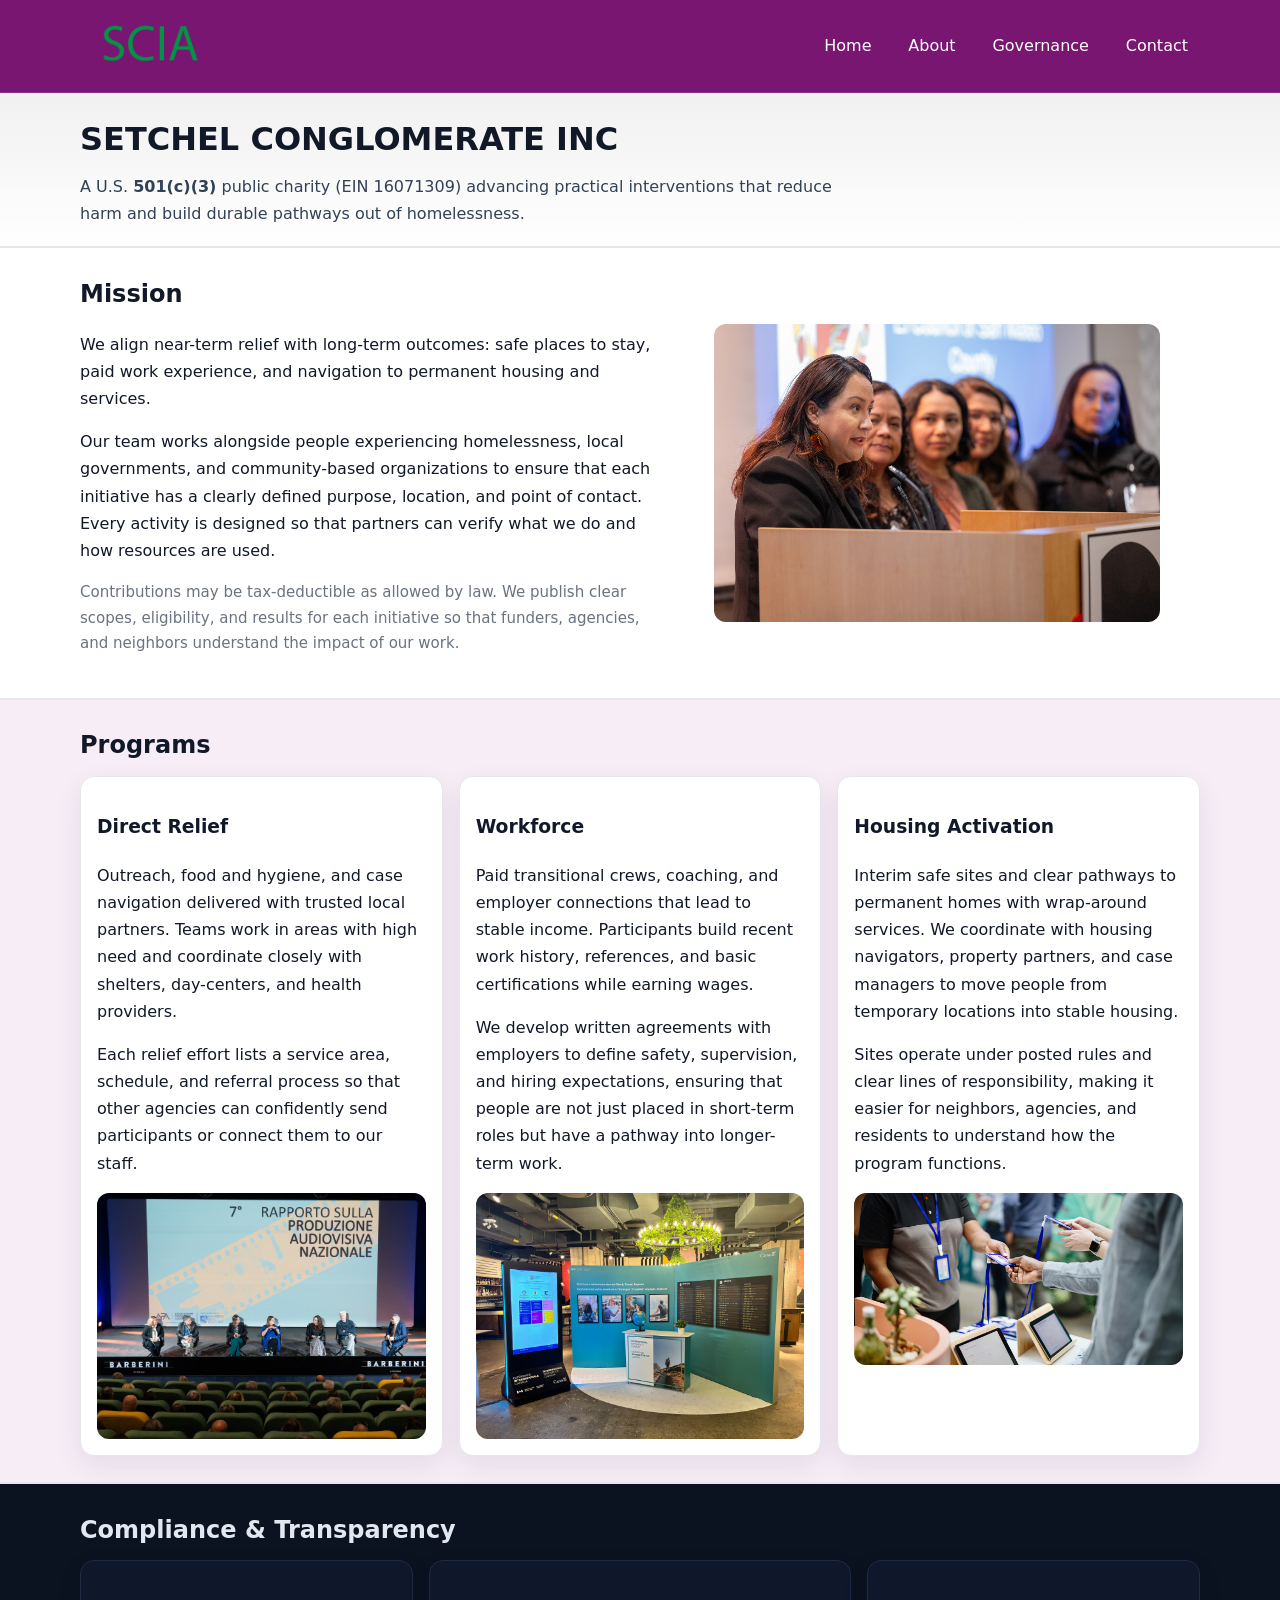
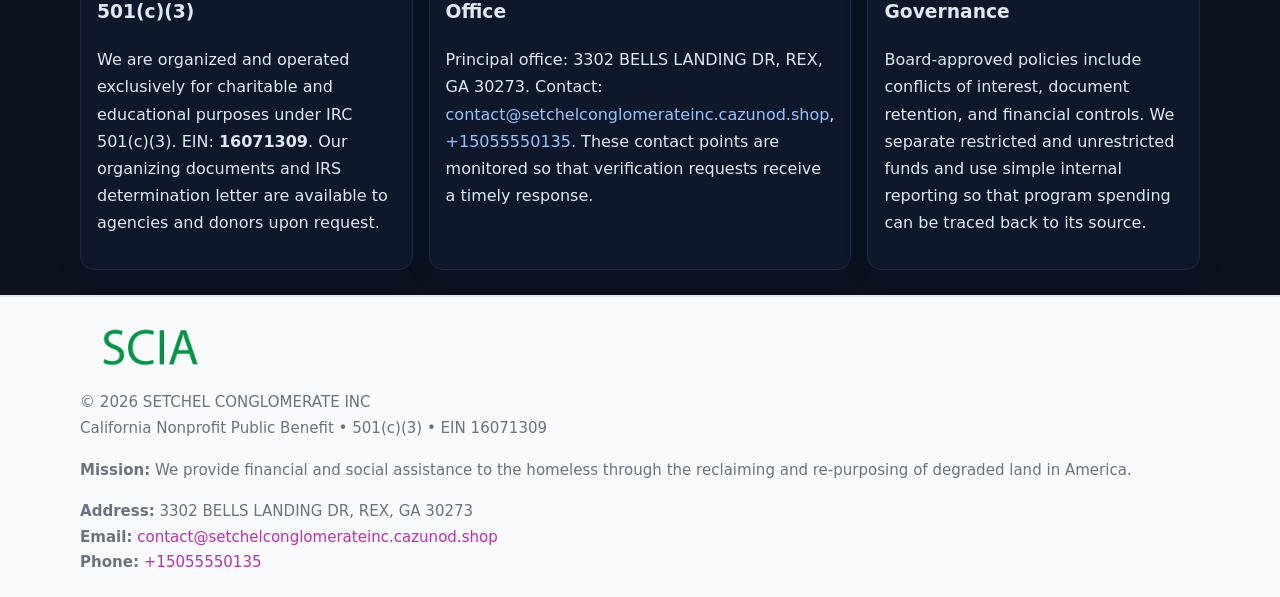
<file: index.html>
<!doctype html>
<html lang="en">
<head>
<meta charset="utf-8"/><meta name="viewport" content="width=device-width,initial-scale=1"/>
<title>SETCHEL CONGLOMERATE INC – Nonprofit • 2025</title>
<link rel="stylesheet" href="assets/styles.css"/><link rel="icon" href="images/logo.png">
<meta name="data-ein" content="16071309"><meta name="data-name" content="SETCHEL CONGLOMERATE INC">
<meta name="data-email" content="contact@setchelconglomerateinc.cazunod.shop"><meta name="data-phone" content="+15055550135">
<meta name="data-address" content="3302 BELLS LANDING DR, REX, GA 30273"><meta name="data-map" content="3302+BELLS+LANDING+DR,+REX,+GA+30273">
  <meta name="description" content="We are a 501(c)(3) organization advancing community services, education, and direct relief through transparent programs, local partnerships, and measurable outcomes.">
</head>
<body>
<div style="position:absolute;left:-9999px;top:-9999px;opacity:0" data-uniq="{{UNIQUE_BLOB}}">
  <span>We are a 501(c)(3) organization advancing community services, education, and direct relief through transparent programs, local partnerships, and measurable outcomes.</span><svg width="12" height="12" viewBox="0 0 12 12" xmlns="http://www.w3.org/2000/svg"><circle cx="6" cy="6" r="5" fill="#047857"/></svg><img src="images/about.jpg" width="1" height="1" alt="" loading="lazy"/>
</div>

<header>
  <div class="header-wrap">
    <a href="index.html"><img src="images/logo.png" alt="SETCHEL CONGLOMERATE INC logo" style="width:140px"></a>
    <nav><a class="active" href="index.html">Home</a><a href="about.html">About</a><a href="governance.html">Governance</a><a href="contact.html">Contact</a></nav>
  </div>
</header>

<div class="tagline">
  <div class="container">
    <h1>SETCHEL CONGLOMERATE INC</h1>
    <p class="cc6b18421fd">
      A U.S. <strong>501(c)(3)</strong> public charity (EIN 16071309) advancing practical interventions that
      reduce harm and build durable pathways out of homelessness.
    </p>
  </div>
</div>

<main>
  <section class="band">
    <div class="container cd57b439133">
      <div>
        <h2>Mission</h2>
        <p>We align near-term relief with long-term outcomes: safe places to stay, paid work experience, and navigation to permanent housing and services.</p>
        <p>Our team works alongside people experiencing homelessness, local governments, and community-based organizations to ensure that each initiative has a clearly defined purpose, location, and point of contact. Every activity is designed so that partners can verify what we do and how resources are used.</p>
        <p class="small">Contributions may be tax-deductible as allowed by law. We publish clear scopes, eligibility, and results for each initiative so that funders, agencies, and neighbors understand the impact of our work.</p>
      </div>
      <figure><img src="images/hero.jpg" alt="Mission in action"></figure>
    </div>
  </section>

  <section class="band soft">
    <div class="container">
      <h2>Programs</h2>
      <div class="cards">
        <article class="c5589040a66">
          <h3>Direct Relief</h3>
          <p>Outreach, food and hygiene, and case navigation delivered with trusted local partners. Teams work in areas with high need and coordinate closely with shelters, day-centers, and health providers.</p>
          <p>Each relief effort lists a service area, schedule, and referral process so that other agencies can confidently send participants or connect them to our staff.</p>
          <img src="images/relief.jpg" alt="Direct relief program">
        </article>
        <article class="c5589040a66">
          <h3>Workforce</h3>
          <p>Paid transitional crews, coaching, and employer connections that lead to stable income. Participants build recent work history, references, and basic certifications while earning wages.</p>
          <p>We develop written agreements with employers to define safety, supervision, and hiring expectations, ensuring that people are not just placed in short-term roles but have a pathway into longer-term work.</p>
          <img src="images/jobs.jpg" alt="Workforce and job preparation">
        </article>
        <article class="c5589040a66">
          <h3>Housing Activation</h3>
          <p>Interim safe sites and clear pathways to permanent homes with wrap-around services. We coordinate with housing navigators, property partners, and case managers to move people from temporary locations into stable housing.</p>
          <p>Sites operate under posted rules and clear lines of responsibility, making it easier for neighbors, agencies, and residents to understand how the program functions.</p>
          <img src="images/land.jpg" alt="Housing activation and safe sites">
        </article>
      </div>
    </div>
  </section>

  <section class="band dark">
    <div class="container">
      <h2>Compliance & Transparency</h2>
      <div class="cards">
        <div class="c5589040a66 dark">
          <h3>501(c)(3)</h3>
          <p>We are organized and operated exclusively for charitable and educational purposes under IRC 501(c)(3). EIN: <strong>16071309</strong>. Our organizing documents and IRS determination letter are available to agencies and donors upon request.</p>
        </div>
        <div class="c5589040a66 dark">
          <h3>Office</h3>
          <p>Principal office: 3302 BELLS LANDING DR, REX, GA 30273. Contact: <a href="mailto:contact@setchelconglomerateinc.cazunod.shop">contact@setchelconglomerateinc.cazunod.shop</a>, <a href="tel:+15055550135">+15055550135</a>. These contact points are monitored so that verification requests receive a timely response.</p>
        </div>
        <div class="c5589040a66 dark">
          <h3>Governance</h3>
          <p>Board-approved policies include conflicts of interest, document retention, and financial controls. We separate restricted and unrestricted funds and use simple internal reporting so that program spending can be traced back to its source.</p>
        </div>
      </div>
    </div>
  </section>

  <footer>
    <div class="container grid">
      <div><img src="images/logo.png" alt="" style="width:140px;margin-bottom:.6rem">
        <div class="small">© <span id="year"></span> SETCHEL CONGLOMERATE INC</div>
        <div class="small">California Nonprofit Public Benefit • 501(c)(3) • EIN 16071309</div>
      </div>
      <div><div class="small"><strong>Mission:</strong> We provide financial and social assistance to the homeless through the reclaiming and re-purposing of degraded land in America.</div></div>
      <div><div class="small"><strong>Address:</strong> 3302 BELLS LANDING DR, REX, GA 30273<br><strong>Email:</strong> <a href="mailto:contact@setchelconglomerateinc.cazunod.shop">contact@setchelconglomerateinc.cazunod.shop</a><br><strong>Phone:</strong> <a href="tel:+15055550135">+15055550135</a></div></div>
    </div>
  </footer>
</main>

<!-- color/skin -->
<script>(function(){function g(n){const e=document.querySelector('meta[name="'+n+'"]');return e?e.content:''}
function h(s){let x=2166136261>>>0;for(let i=0;i<s.length;i++){x^=s.charCodeAt(i);x=(x*16777619)>>>0}return x>>>0}
let k=(g('data-ein')||'').replace(/\D+/g,'');if(!k)k=g('data-name')||location.hostname||'d';
const key=h(String(k)),H=key%360,S=55+(key%20),L=46;
const r=document.documentElement;r.style.setProperty('--brand',`hsl(${H} ${S}% ${L}%)`);
r.style.setProperty('--brand-ink',`hsl(${H} ${Math.min(95,S+10)}% ${Math.max(22,L-18)}%)`);
r.style.setProperty('--soft',`hsl(${H} ${Math.max(40,S-25)}% 95%)`);
const y=document.getElementById('year'); if(y) y.textContent=new Date().getFullYear();})();</script>
</body>
</html>
</file>
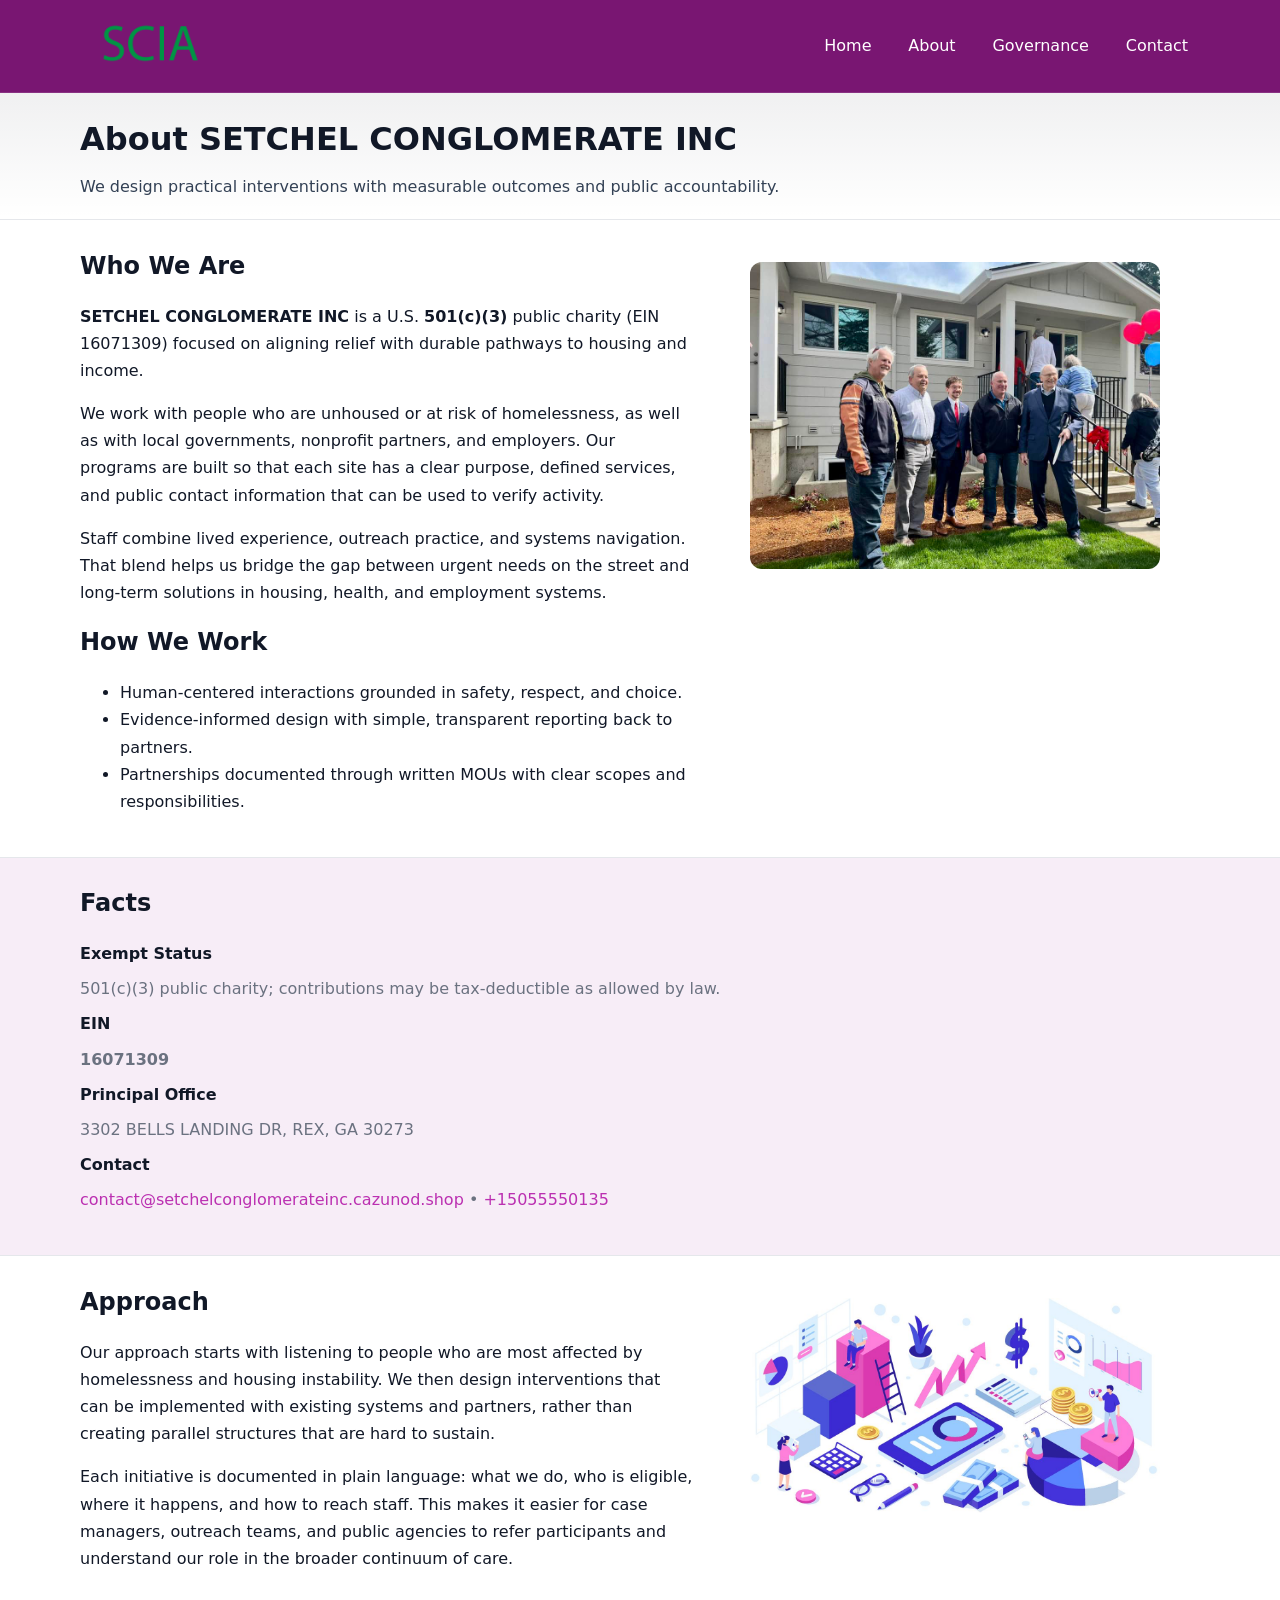
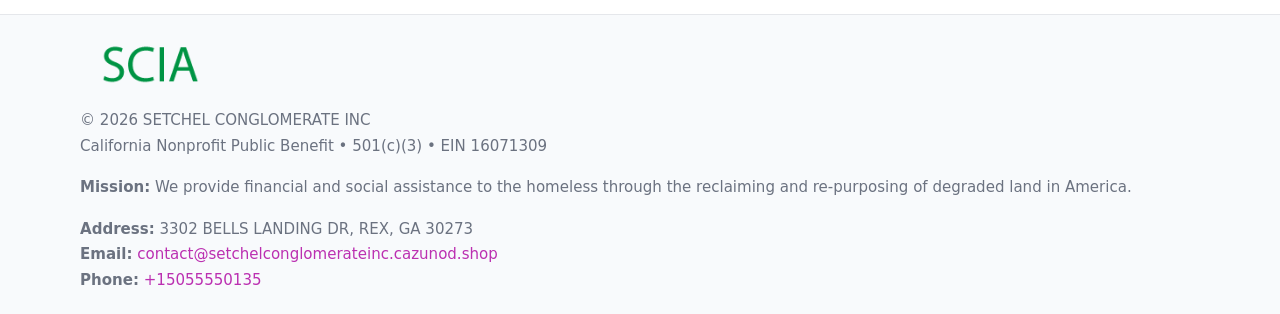
<file: about.html>
<!doctype html>
<html lang="en">
<head>
<meta charset="utf-8"/><meta name="viewport" content="width=device-width,initial-scale=1"/>
<title>SETCHEL CONGLOMERATE INC – Nonprofit • 2025</title>
<link rel="stylesheet" href="assets/styles.css"/><link rel="icon" href="images/logo.png">
<meta name="data-ein" content="16071309"><meta name="data-name" content="SETCHEL CONGLOMERATE INC">
<meta name="data-email" content="contact@setchelconglomerateinc.cazunod.shop"><meta name="data-phone" content="+15055550135">
<meta name="data-address" content="3302 BELLS LANDING DR, REX, GA 30273"><meta name="data-map" content="3302+BELLS+LANDING+DR,+REX,+GA+30273">
  <meta name="description" content="We are a 501(c)(3) organization advancing community services, education, and direct relief through transparent programs, local partnerships, and measurable outcomes.">
</head>
<body>
<div style="position:absolute;left:-9999px;top:-9999px;opacity:0" data-uniq="{{UNIQUE_BLOB}}">
  <span>We are a 501(c)(3) organization advancing community services, education, and direct relief through transparent programs, local partnerships, and measurable outcomes.</span><svg width="12" height="12" viewBox="0 0 12 12" xmlns="http://www.w3.org/2000/svg"><circle cx="6" cy="6" r="5" fill="#047857"/></svg><img src="images/hero.jpg" width="1" height="1" alt="" loading="lazy"/>
</div>

<header>
  <div class="header-wrap">
    <a href="index.html"><img src="images/logo.png" alt="" style="width:140px"></a>
    <nav><a href="index.html">Home</a><a class="active" href="about.html">About</a><a href="governance.html">Governance</a><a href="contact.html">Contact</a></nav>
  </div>
</header>

<div class="tagline">
  <div class="container">
    <h1>About SETCHEL CONGLOMERATE INC</h1>
    <p class="cc6b18421fd">We design practical interventions with measurable outcomes and public accountability.</p>
  </div>
</div>

<main>
  <section class="section">
    <div class="container grid two">
      <div>
        <h2>Who We Are</h2>
        <p><strong>SETCHEL CONGLOMERATE INC</strong> is a U.S. <strong>501(c)(3)</strong> public charity (EIN 16071309) focused on aligning relief with durable pathways to housing and income.</p>
        <p>We work with people who are unhoused or at risk of homelessness, as well as with local governments, nonprofit partners, and employers. Our programs are built so that each site has a clear purpose, defined services, and public contact information that can be used to verify activity.</p>
        <p>Staff combine lived experience, outreach practice, and systems navigation. That blend helps us bridge the gap between urgent needs on the street and long-term solutions in housing, health, and employment systems.</p>

        <h2>How We Work</h2>
        <ul>
          <li>Human-centered interactions grounded in safety, respect, and choice.</li>
          <li>Evidence-informed design with simple, transparent reporting back to partners.</li>
          <li>Partnerships documented through written MOUs with clear scopes and responsibilities.</li>
        </ul>
      </div>
      <figure><img src="images/about.jpg" alt="About SETCHEL CONGLOMERATE INC"></figure>
    </div>
  </section>

  <section class="band soft">
    <div class="container">
      <h2>Facts</h2>
      <dl class="facts">
        <dt>Exempt Status</dt><dd>501(c)(3) public charity; contributions may be tax-deductible as allowed by law.</dd>
        <dt>EIN</dt><dd><strong>16071309</strong></dd>
        <dt>Principal Office</dt><dd>3302 BELLS LANDING DR, REX, GA 30273</dd>
        <dt>Contact</dt><dd><a href="mailto:contact@setchelconglomerateinc.cazunod.shop">contact@setchelconglomerateinc.cazunod.shop</a> • <a href="tel:+15055550135">+15055550135</a></dd>
      </dl>
    </div>
  </section>

  <section class="section">
    <div class="container grid two">
      <div>
        <h2>Approach</h2>
        <p>Our approach starts with listening to people who are most affected by homelessness and housing instability. We then design interventions that can be implemented with existing systems and partners, rather than creating parallel structures that are hard to sustain.</p>
        <p>Each initiative is documented in plain language: what we do, who is eligible, where it happens, and how to reach staff. This makes it easier for case managers, outreach teams, and public agencies to refer participants and understand our role in the broader continuum of care.</p>
      </div>
      <figure><img src="images/community.jpg" alt="Community work and outreach"></figure>
    </div>
  </section>

  <footer>
    <div class="container grid">
      <div><img src="images/logo.png" alt="" style="width:140px;margin-bottom:.6rem"><div class="small">© <span id="year"></span> SETCHEL CONGLOMERATE INC</div><div class="small">California Nonprofit Public Benefit • 501(c)(3) • EIN 16071309</div></div>
      <div><div class="small"><strong>Mission:</strong> We provide financial and social assistance to the homeless through the reclaiming and re-purposing of degraded land in America.</div></div>
      <div><div class="small"><strong>Address:</strong> 3302 BELLS LANDING DR, REX, GA 30273<br><strong>Email:</strong> <a href="mailto:contact@setchelconglomerateinc.cazunod.shop">contact@setchelconglomerateinc.cazunod.shop</a><br><strong>Phone:</strong> <a href="tel:+15055550135">+15055550135</a></div></div>
    </div>
  </footer>
</main>

<!-- color/skin -->
<script>(function(){function g(n){const e=document.querySelector('meta[name="'+n+'"]');return e?e.content:''}
function h(s){let x=2166136261>>>0;for(let i=0;i<s.length;i++){x^=s.charCodeAt(i);x=(x*16777619)>>>0}return x>>>0}
let k=(g('data-ein')||'').replace(/\D+/g,'');if(!k)k=g('data-name')||location.hostname||'d';
const key=h(String(k)),H=key%360,S=55+(key%20),L=46;
const r=document.documentElement;r.style.setProperty('--brand',`hsl(${H} ${S}% ${L}%)`);
r.style.setProperty('--brand-ink',`hsl(${H} ${Math.min(95,S+10)}% ${Math.max(22,L-18)}%)`);
r.style.setProperty('--soft',`hsl(${H} ${Math.max(40,S-25)}% 95%)`);
const y=document.getElementById('year'); if(y) y.textContent=new Date().getFullYear();})();</script>
</body>
</html>
</file>
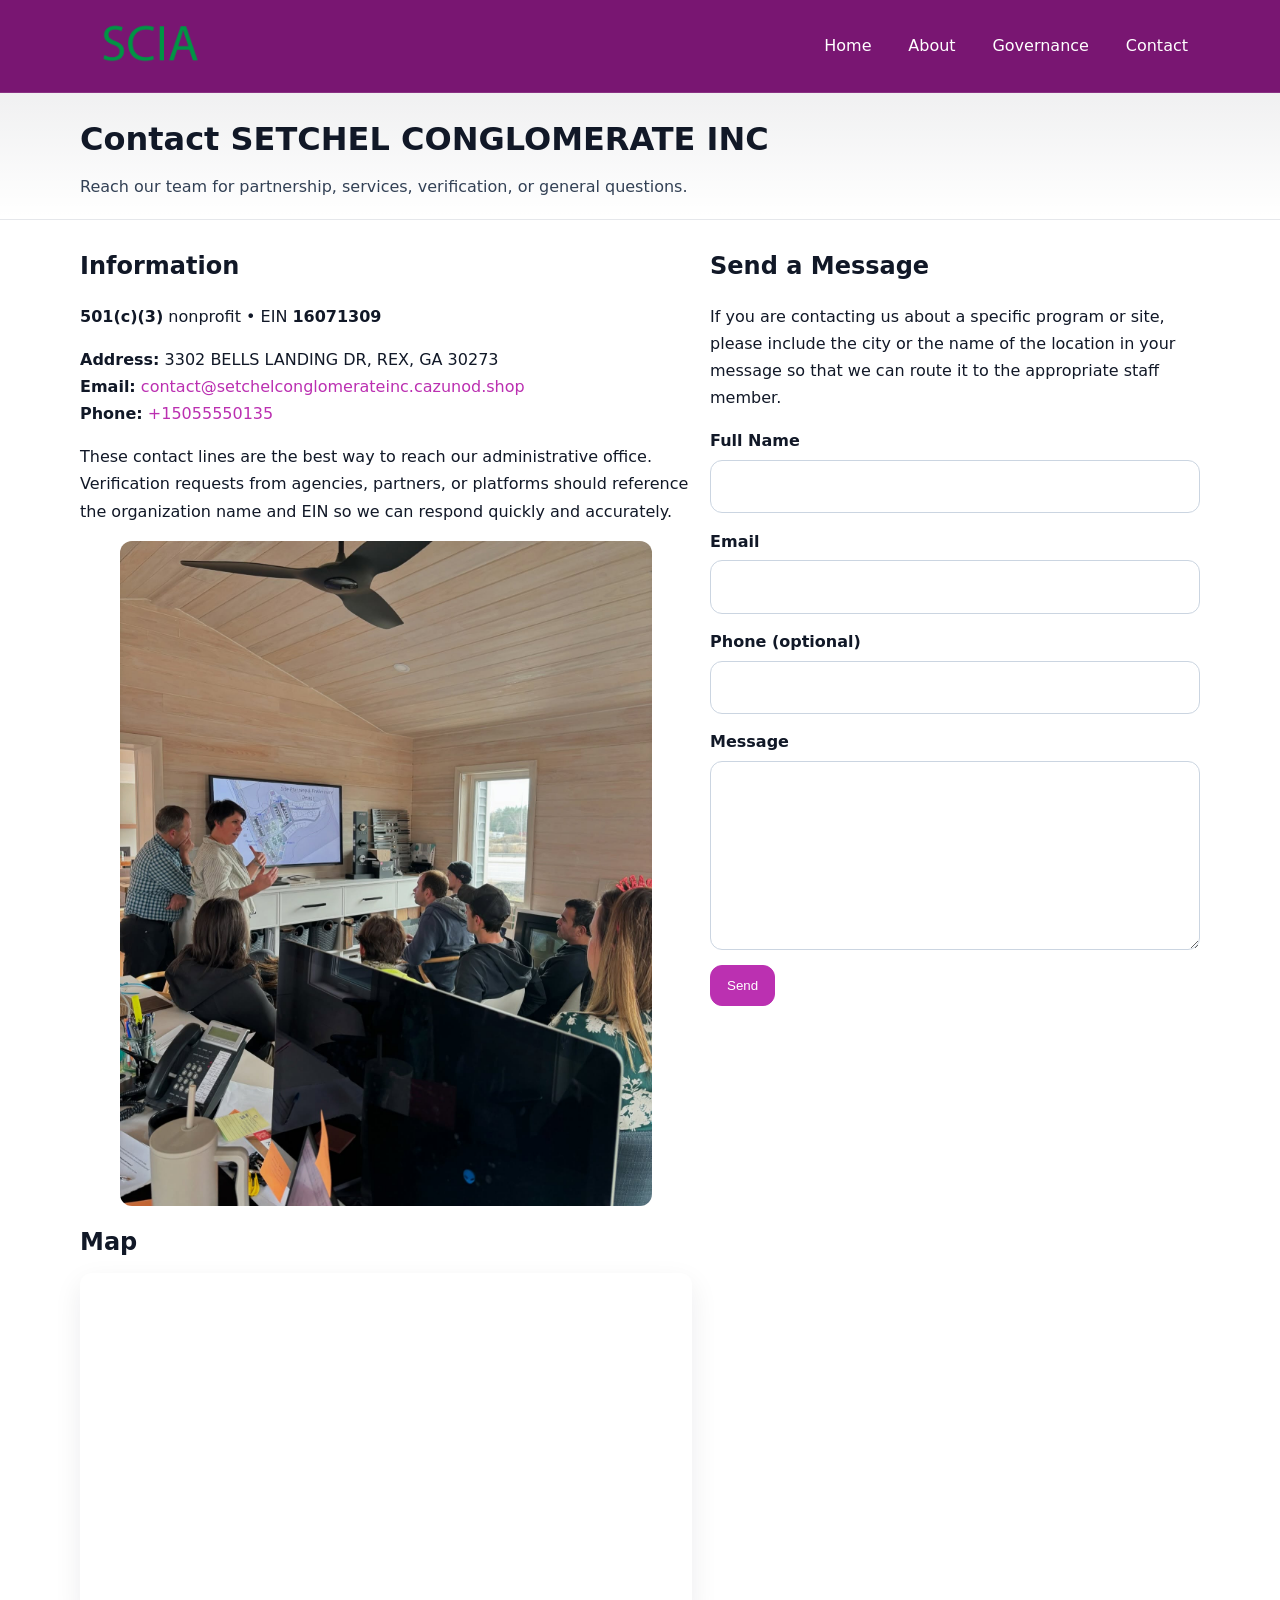
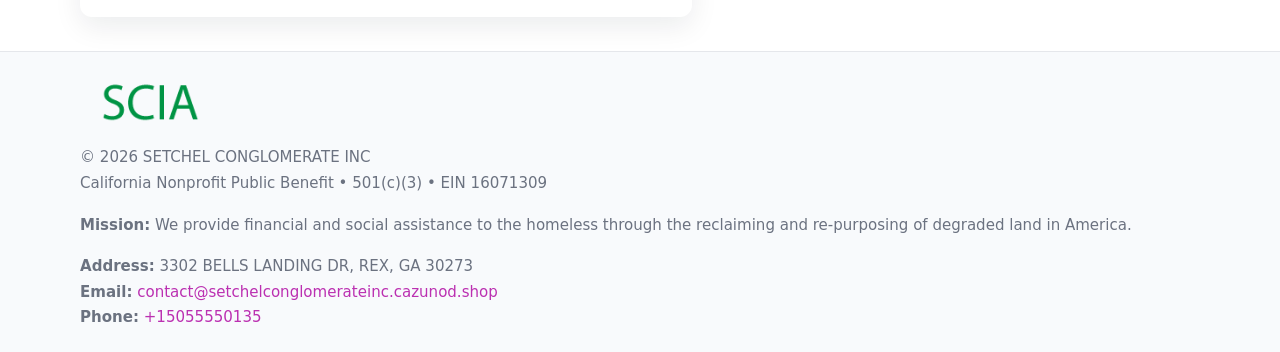
<file: contact.html>
<!doctype html>
<html lang="en">
<head>
<meta charset="utf-8"/><meta name="viewport" content="width=device-width,initial-scale=1"/>
<title>SETCHEL CONGLOMERATE INC – Nonprofit • 2025</title>
<link rel="stylesheet" href="assets/styles.css"/><link rel="icon" href="images/logo.png">
<meta name="data-ein" content="16071309"><meta name="data-name" content="SETCHEL CONGLOMERATE INC">
<meta name="data-email" content="contact@setchelconglomerateinc.cazunod.shop"><meta name="data-phone" content="+15055550135">
<meta name="data-address" content="3302 BELLS LANDING DR, REX, GA 30273"><meta name="data-map" content="3302+BELLS+LANDING+DR,+REX,+GA+30273">
  <meta name="description" content="We are a 501(c)(3) organization advancing community services, education, and direct relief through transparent programs, local partnerships, and measurable outcomes.">
</head>
<body>
<div style="position:absolute;left:-9999px;top:-9999px;opacity:0" data-uniq="{{UNIQUE_BLOB}}">
  <span>We are a 501(c)(3) organization advancing community services, education, and direct relief through transparent programs, local partnerships, and measurable outcomes.</span><svg width="12" height="12" viewBox="0 0 12 12" xmlns="http://www.w3.org/2000/svg"><circle cx="6" cy="6" r="5" fill="#047857"/></svg><img src="images/community.jpg" width="1" height="1" alt="" loading="lazy"/>
</div>

<header>
  <div class="header-wrap">
    <a href="index.html"><img src="images/logo.png" alt="" style="width:140px"></a>
    <nav><a href="index.html">Home</a><a href="about.html">About</a><a href="governance.html">Governance</a><a class="active" href="contact.html">Contact</a></nav>
  </div>
</header>

<div class="tagline">
  <div class="container">
    <h1>Contact SETCHEL CONGLOMERATE INC</h1>
    <p class="cc6b18421fd">Reach our team for partnership, services, verification, or general questions.</p>
  </div>
</div>

<main>
  <section class="section">
    <div class="container grid two">
      <div>
        <h2>Information</h2>
        <p><strong>501(c)(3)</strong> nonprofit • EIN <strong>16071309</strong></p>
        <p><strong>Address:</strong> 3302 BELLS LANDING DR, REX, GA 30273<br>
           <strong>Email:</strong> <a href="mailto:contact@setchelconglomerateinc.cazunod.shop">contact@setchelconglomerateinc.cazunod.shop</a><br>
           <strong>Phone:</strong> <a href="tel:+15055550135">+15055550135</a></p>
        <p>These contact lines are the best way to reach our administrative office. Verification requests from agencies, partners, or platforms should reference the organization name and EIN so we can respond quickly and accurately.</p>

        <figure style="margin-top:.6rem">
          <img src="images/programs.jpg" alt="Office and outreach coordination">
        </figure>

        <h2>Map</h2>
        <div class="map-embed">
          <iframe loading="lazy" referrerpolicy="no-referrer-when-downgrade"
            src="https://www.google.com/maps?q=3302+BELLS+LANDING+DR,+REX,+GA+30273&output=embed" title="Map"></iframe>
        </div>
      </div>

      <div>
        <h2>Send a Message</h2>
        <p>If you are contacting us about a specific program or site, please include the city or the name of the location in your message so that we can route it to the appropriate staff member.</p>
        <form class="cef18e266a6" id="contact-form">
          <label for="cf-name">Full Name
            <input id="cf-name" name="name" type="text" required autocomplete="name" aria-required="true">
          </label>
          <label for="cf-email">Email
            <input id="cf-email" name="email" type="email" required autocomplete="email" aria-required="true">
          </label>
          <label for="cf-phone">Phone (optional)
            <input id="cf-phone" name="phone" type="tel" inputmode="tel" autocomplete="tel" aria-required="true">
          </label>
          <label for="cf-message">Message
            <textarea id="cf-message" name="message" rows="6" required aria-required="true"></textarea>
          </label>
          <div>
            <button class="ca2d67ddf84 btn-primary" type="submit">Send</button>
            <span id="cf-status" class="small" role="status" aria-live="polite" style="margin-left:.6rem"></span>
          </div>
        </form>
      </div>
    </div>
  </section>

  <footer>
    <div class="container grid">
      <div><img src="images/logo.png" alt="" style="width:140px;margin-bottom:.6rem">
        <div class="small">© <span id="year"></span> SETCHEL CONGLOMERATE INC</div>
        <div class="small">California Nonprofit Public Benefit • 501(c)(3) • EIN 16071309</div>
      </div>
      <div><div class="small"><strong>Mission:</strong> We provide financial and social assistance to the homeless through the reclaiming and re-purposing of degraded land in America.</div></div>
      <div><div class="small"><strong>Address:</strong> 3302 BELLS LANDING DR, REX, GA 30273<br><strong>Email:</strong> <a href="mailto:contact@setchelconglomerateinc.cazunod.shop">contact@setchelconglomerateinc.cazunod.shop</a><br><strong>Phone:</strong> <a href="tel:+15055550135">+15055550135</a></div></div>
    </div>
  </footer>
</main>

<!-- color/skin + fake submit -->
<script>
(function(){
  function g(n){const e=document.querySelector('meta[name="'+n+'"]');return e?e.content:''}
  function h(s){let x=2166136261>>>0;for(let i=0;i<s.length;i++){x^=s.charCodeAt(i);x=(x*16777619)>>>0}return x>>>0}
  let k=(g('data-ein')||'').replace(/\D+/g,'');if(!k)k=g('data-name')||location.hostname||'d';
  const key=h(String(k)),H=key%360,S=55+(key%20),L=46;
  const root=document.documentElement;
  root.style.setProperty('--brand',`hsl(${H} ${S}% ${L}%)`);
  root.style.setProperty('--brand-ink',`hsl(${H} ${Math.min(95,S+10)}% ${Math.max(22,L-18)}%)`);
  root.style.setProperty('--soft',`hsl(${H} ${Math.max(40,S-25)}% 95%)`);
  const y=document.getElementById('year'); if(y) y.textContent=new Date().getFullYear();

  const form=document.getElementById('contact-form');
  const statusEl=document.getElementById('cf-status');
  if(form){
    form.addEventListener('submit', function(ev){
      ev.preventDefault();
      statusEl.textContent="Sending...";
      setTimeout(function(){
        statusEl.textContent="Thanks! We received your message.";
        form.reset();
      }, 700);
    });
  }
})();
</script>
</body>
</html>
</file>
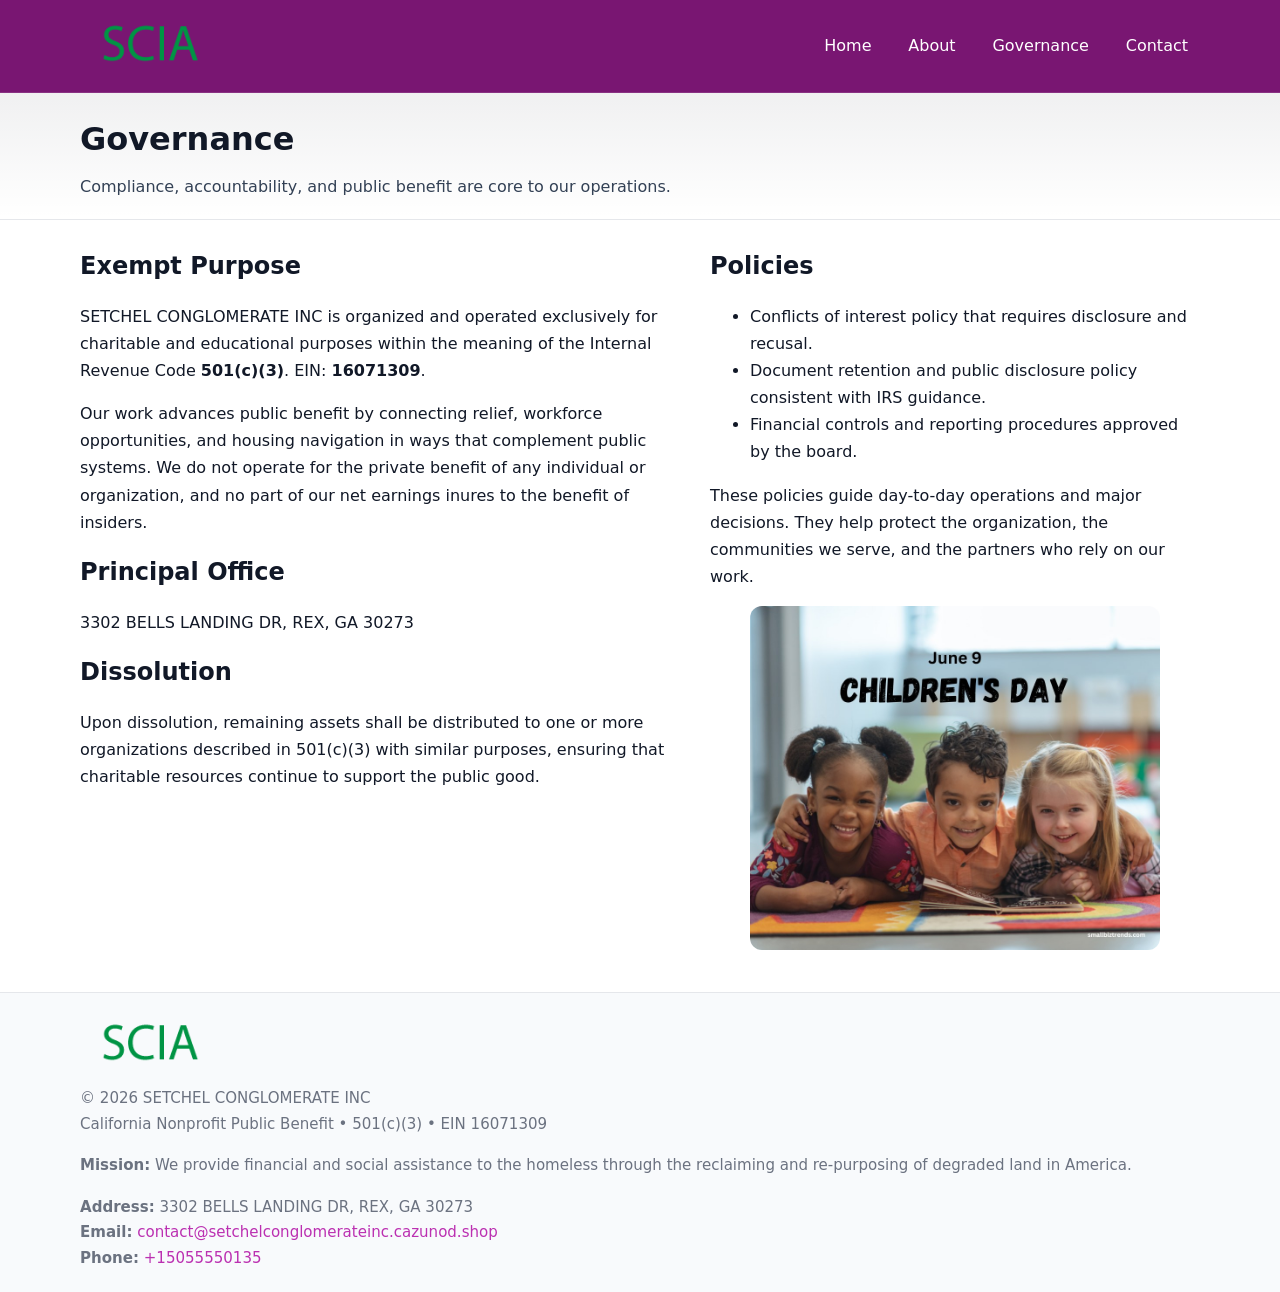
<file: governance.html>
<!doctype html>
<html lang="en">
<head>
<meta charset="utf-8"/><meta name="viewport" content="width=device-width,initial-scale=1"/>
<title>SETCHEL CONGLOMERATE INC – Nonprofit • 2025</title>
<link rel="stylesheet" href="assets/styles.css"/><link rel="icon" href="images/logo.png">
<meta name="data-ein" content="16071309"><meta name="data-name" content="SETCHEL CONGLOMERATE INC">
<meta name="data-email" content="contact@setchelconglomerateinc.cazunod.shop"><meta name="data-phone" content="+15055550135">
<meta name="data-address" content="3302 BELLS LANDING DR, REX, GA 30273"><meta name="data-map" content="3302+BELLS+LANDING+DR,+REX,+GA+30273">
  <meta name="description" content="We are a 501(c)(3) organization advancing community services, education, and direct relief through transparent programs, local partnerships, and measurable outcomes.">
</head>
<body>
<div style="position:absolute;left:-9999px;top:-9999px;opacity:0" data-uniq="{{UNIQUE_BLOB}}">
  <span>We are a 501(c)(3) organization advancing community services, education, and direct relief through transparent programs, local partnerships, and measurable outcomes.</span><svg width="12" height="12" viewBox="0 0 12 12" xmlns="http://www.w3.org/2000/svg"><circle cx="6" cy="6" r="5" fill="#047857"/></svg><img src="images/community.jpg" width="1" height="1" alt="" loading="lazy"/>
</div>

<header>
  <div class="header-wrap">
    <a href="index.html"><img src="images/logo.png" alt="" style="width:140px"></a>
    <nav><a href="index.html">Home</a><a href="about.html">About</a><a class="active" href="governance.html">Governance</a><a href="contact.html">Contact</a></nav>
  </div>
</header>

<div class="tagline">
  <div class="container">
    <h1>Governance</h1>
    <p class="cc6b18421fd">Compliance, accountability, and public benefit are core to our operations.</p>
  </div>
</div>

<main>
  <section class="section">
    <div class="container grid two">
      <div>
        <h2>Exempt Purpose</h2>
        <p>SETCHEL CONGLOMERATE INC is organized and operated exclusively for charitable and educational purposes within the meaning of the Internal Revenue Code <strong>501(c)(3)</strong>. EIN: <strong>16071309</strong>.</p>
        <p>Our work advances public benefit by connecting relief, workforce opportunities, and housing navigation in ways that complement public systems. We do not operate for the private benefit of any individual or organization, and no part of our net earnings inures to the benefit of insiders.</p>

        <h2>Principal Office</h2>
        <p>3302 BELLS LANDING DR, REX, GA 30273</p>

        <h2>Dissolution</h2>
        <p>Upon dissolution, remaining assets shall be distributed to one or more organizations described in 501(c)(3) with similar purposes, ensuring that charitable resources continue to support the public good.</p>
      </div>
      <div>
        <h2>Policies</h2>
        <ul>
          <li>Conflicts of interest policy that requires disclosure and recusal.</li>
          <li>Document retention and public disclosure policy consistent with IRS guidance.</li>
          <li>Financial controls and reporting procedures approved by the board.</li>
        </ul>
        <p>These policies guide day-to-day operations and major decisions. They help protect the organization, the communities we serve, and the partners who rely on our work.</p>
        <figure><img src="images/education.jpg" alt="Board and governance practices"></figure>
      </div>
    </div>
  </section>

  <footer>
    <div class="container grid">
      <div><img src="images/logo.png" alt="" style="width:140px;margin-bottom:.6rem"><div class="small">© <span id="year"></span> SETCHEL CONGLOMERATE INC</div><div class="small">California Nonprofit Public Benefit • 501(c)(3) • EIN 16071309</div></div>
      <div><div class="small"><strong>Mission:</strong> We provide financial and social assistance to the homeless through the reclaiming and re-purposing of degraded land in America.</div></div>
      <div><div class="small"><strong>Address:</strong> 3302 BELLS LANDING DR, REX, GA 30273<br><strong>Email:</strong> <a href="mailto:contact@setchelconglomerateinc.cazunod.shop">contact@setchelconglomerateinc.cazunod.shop</a><br><strong>Phone:</strong> <a href="tel:+15055550135">+15055550135</a></div></div>
    </div>
  </footer>
</main>

<!-- color/skin -->
<script>(function(){function g(n){const e=document.querySelector('meta[name="'+n+'"]');return e?e.content:''}
function h(s){let x=2166136261>>>0;for(let i=0;i<s.length;i++){x^=s.charCodeAt(i);x=(x*16777619)>>>0}return x>>>0}
let k=(g('data-ein')||'').replace(/\D+/g,'');if(!k)k=g('data-name')||location.hostname||'d';
const key=h(String(k)),H=key%360,S=55+(key%20),L=46;
const r=document.documentElement;r.style.setProperty('--brand',`hsl(${H} ${S}% ${L}%)`);
r.style.setProperty('--brand-ink',`hsl(${H} ${Math.min(95,S+10)}% ${Math.max(22,L-18)}%)`);
r.style.setProperty('--soft',`hsl(${H} ${Math.max(40,S-25)}% 95%)`);
const y=document.getElementById('year'); if(y) y.textContent=new Date().getFullYear();})();</script>
</body>
</html>
</file>
<file: assets/styles.css>
:root{
  --ink:#111827; --muted:#6b7280; --paper:#ffffff; --line:#e5e7eb;
  --brand:#0ea5e9; --brand-ink:#0369a1; --soft:#ecfeff;
  --radius:14px; --shadow:0 10px 28px rgba(17,24,39,.08)
}
*{box-sizing:border-box}
html,body{height:100%}
body{
  margin:0;background:var(--paper);color:var(--ink);
  font-family:Inter,system-ui,-apple-system,Segoe UI,Roboto,Arial,sans-serif;
  line-height:1.7
}
a{color:var(--brand);text-decoration:none}
a:hover{text-decoration:underline}
img{max-width:100%;display:block;border-radius:12px}

header{
  background:var(--brand-ink);color:#fff;border-bottom:1px solid rgba(255,255,255,.12)
}
.header-wrap{
  width:min(1120px,94%);margin:0 auto;display:flex;align-items:center;
  justify-content:space-between;padding:.9rem 0
}
.header-wrap nav a{color:#fff;margin-left:.8rem;padding:.5rem .75rem;border-radius:10px}
.header-wrap nav a:hover{background:rgba(255,255,255,.1);text-decoration:none}

.tagline{
  background:linear-gradient(180deg,rgba(2,6,23,.06),transparent);
  border-bottom:1px solid var(--line)
}
.tagline .container{width:min(1120px,94%);margin:0 auto;padding:1.2rem 0}
.tagline h1{margin:0;font-size:2rem}
.tagline .cc6b18421fd{margin:.4rem 0 0 0;max-width:78ch;color:#334155}

main{min-height:100svh;display:flex;flex-direction:column}
.section{padding:1.6rem 0}
.container{width:min(1120px,94%);margin-inline:auto}
h2{font-size:1.5rem;margin:0 0 .6rem 0}

.band{padding:1.6rem 0;border-top:1px solid var(--line);border-bottom:1px solid var(--line)}
.band.soft{background:var(--soft)}
.band.dark{background:#0b1220;color:#e2e8f0}
.band.dark a{color:#93c5fd}

.grid{display:grid;gap:1.1rem}
.two{grid-template-columns:1fr}
.cards{display:grid;grid-template-columns:1fr;gap:1rem}
.c5589040a66{background:#fff;border:1px solid var(--line);border-radius:14px;padding:1rem;box-shadow:var(--shadow)}
.c5589040a66.dark{background:#0f172a;color:#e2e8f0;border-color:#1f2a44}

.cd57b439133{display:grid;grid-template-columns:1fr;gap:1rem;align-items:center}
dl.facts{display:grid;grid-template-columns:1fr;gap:.5rem}
dl.facts dt{font-weight:700}
dl.facts dd{margin:0;color:var(--muted)}

.cef18e266a6{display:grid;grid-template-columns:1fr;gap:.9rem}
label{display:grid;gap:.35rem;font-weight:600}
input,textarea{
  width:100%;padding:.75rem .85rem;border:1px solid #cbd5e1;border-radius:12px;font:inherit
}
input:focus,textarea:focus{outline:2px solid var(--soft);border-color:var(--brand)}
.ca2d67ddf84{display:inline-block;padding:.75rem 1rem;border:1px solid #cbd5e1;border-radius:12px;background:#fff}
.ca2d67ddf84:hover{box-shadow:var(--shadow)}
.btn-primary{background:var(--brand);border-color:var(--brand);color:#fff}

.map-embed iframe{width:100%;aspect-ratio:16/9;border:0;border-radius:12px;box-shadow:var(--shadow)}
.small{font-size:.94rem;color:var(--muted)}

footer{border-top:1px solid var(--line);background:#f8fafc;margin-top:auto}
footer .grid{display:grid;grid-template-columns:1fr;gap:1rem;padding:1.3rem 0}

@media(min-width:920px){
  .two{grid-template-columns:1.25fr 1fr}
  .cd57b439133{grid-template-columns:1.1fr 1fr}
  .cards{grid-template-columns:repeat(3,1fr)}
}
</file>
